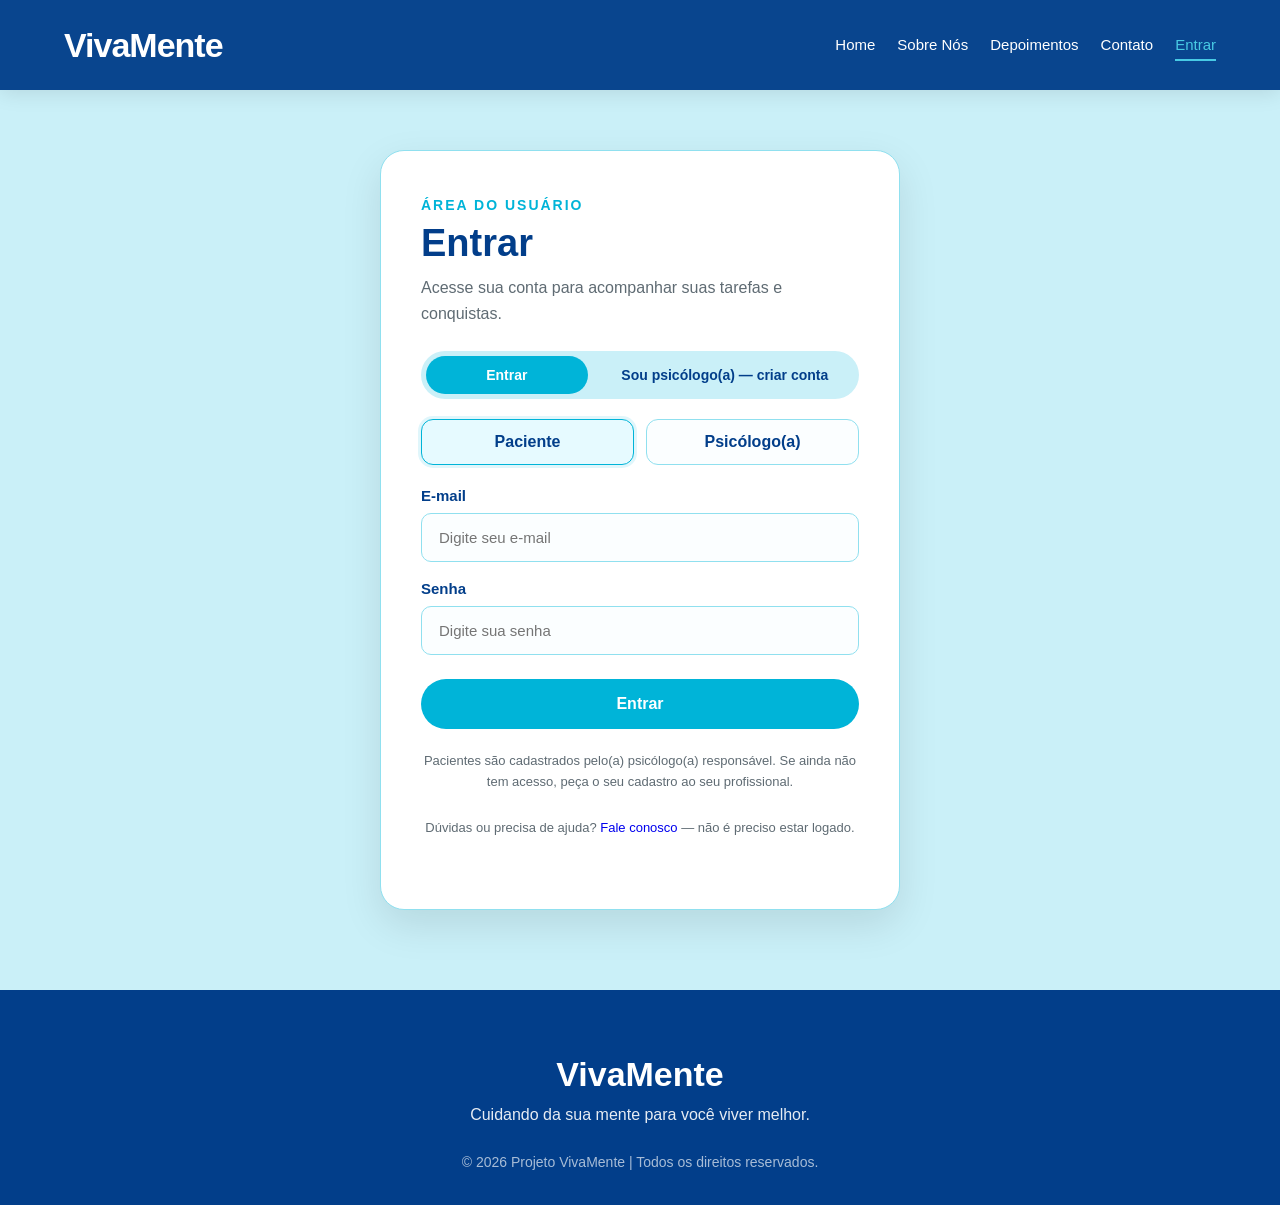
<file: FrontEnd/HTML/chat.html>
<!DOCTYPE html>
<html lang="pt-br">
<head>
    <meta charset="UTF-8">
    <meta name="viewport" content="width=device-width, initial-scale=1.0">
    <title>VivaMente - Chat</title>
    <link rel="stylesheet" href="../CSS/chat.css">
</head>
<body>
    <div class="app">
        <aside class="sidebar">
            <div class="sidebar-top">
                <div class="brand">
                    <div class="brand-icon">V</div>
                    <div>
                        <h1>VivaMente</h1>
                    </div>
                </div>

                <button class="new-chat" id="novaConversa">
                    <span>+</span>
                    Nova conversa
                </button>
            </div>

            <div class="conversas-header">
                <span>Conversas</span>
                <button id="atualizarConversas" title="Atualizar">↻</button>
            </div>

            <div class="conversas" id="listaConversas"></div>

            <div class="sidebar-bottom">
                <div class="user-card">
                    <div class="avatar" id="avatarUsuario">U</div>
                    <div class="user-info">
                        <strong id="nomeUsuario">Usuário</strong>
                        <span>Paciente</span>
                    </div>
                    <button class="logout" id="sair" title="Sair">↪</button>
                </div>
            </div>
        </aside>

        <main class="chat">
            <header class="chat-header">
                <div class="assistant-info">
                    <div class="assistant-avatar">✦</div>
                    <div>
                        <h2>Toquinho</h2>
                        <div class="status">
                            <span></span>
                            Assistente de apoio
                        </div>
                    </div>
                </div>

                <nav class="chat-navigation" aria-label="Navegação do VivaMente">
                    <a href="index.html">Home</a>
                    <a href="perfil.html">Meu Perfil</a>
                    <a href="tarefas.html">Tarefas</a>
                    <a href="recompensas.html">Recompensas</a>
                    <a href="consultas.html">Consultas</a>
                </nav>
            </header>

            <section class="messages" id="mensagens">
                <div class="welcome" id="telaInicial">
                    <div class="welcome-icon">✦</div>
                    <span class="eyebrow">CUIDADO QUE TRANSFORMA</span>
                    <h2>Como você está se sentindo hoje?</h2>
                    
                    <div class="suggestions">
                        <button class="suggestion">Quero falar sobre como estou me sentindo</button>
                        <button class="suggestion">Estou tendo um dia difícil</button>
                        <button class="suggestion">Quero organizar meus pensamentos</button>
                    </div>
                </div>
            </section>

            <div class="typing" id="digitando">
                <span></span>
                <span></span>
                <span></span>
                Toquinho está pensando...
            </div>

            <form class="message-form" id="formMensagem">
                <div class="input-area">
                    <textarea
                        id="textoMensagem"
                        rows="1"
                        placeholder="Digite como você está se sentindo..."
                        maxlength="2000"
                    ></textarea>
                    <button type="submit" id="enviarMensagem" title="Enviar">
                        ↑
                    </button>
                </div>
                <p class="disclaimer">
                    O Toquinho oferece apoio, mas não substitui acompanhamento profissional.
                </p>
            </form>
        </main>
    </div>

    <div class="toast" id="toast"></div>

    <script src="../JS/chat.js"></script>
</body>
</html>
</file>
<file: FrontEnd/CSS/chat.css>
@import url('https://fonts.googleapis.com/css2?family=Inter:wght@400;500;600;700&display=swap');

:root {
    --primary: #00b4d8;
    --primary-dark: #023e8a;
    --secondary: #48cae4;
    --background: #caf0f8;
    --surface: #ffffff;
    --text: #03045e;
    --muted: #5f6b73;
    --border: #90e0ef;
    --section: #ade8f4;
    --highlight: #0096c7;
    --hover: #0077b6;
    --shadow: 0 15px 40px rgba(0, 0, 0, 0.10);
}

* {
    margin: 0;
    padding: 0;
    box-sizing: border-box;
}

html,
body {
    width: 100%;
    height: 100%;
}

body {
    font-family: 'Inter', sans-serif;
    background: var(--background);
    color: var(--text);
    overflow: hidden;
}

button,
textarea {
    font: inherit;
}

button {
    cursor: pointer;
}

.app {
    width: 100%;
    height: 100vh;
    display: flex;
    background: var(--surface);
}

.sidebar {
    width: 310px;
    height: 100%;
    display: flex;
    flex-direction: column;
    background: var(--primary-dark);
    color: #ffffff;
}

.sidebar-top {
    padding: 28px 22px 20px;
}

.brand {
    display: flex;
    align-items: center;
    gap: 12px;
    margin-bottom: 26px;
}

.brand-icon {
    width: 46px;
    height: 46px;
    display: grid;
    place-items: center;
    border-radius: 14px;
    background: var(--primary);
    color: var(--primary-dark);
    font-size: 22px;
    font-weight: 800;
}

.brand h1 {
    font-size: 20px;
    margin-bottom: 3px;
}

.brand span {
    color: #ade8f4;
    font-size: 11px;
}

.new-chat {
    width: 100%;
    border: 1px solid rgba(255, 255, 255, 0.20);
    border-radius: 14px;
    padding: 13px 16px;
    display: flex;
    align-items: center;
    justify-content: center;
    gap: 9px;
    background: rgba(255, 255, 255, 0.10);
    color: #ffffff;
    font-weight: 700;
    transition: 0.2s;
}

.new-chat:hover {
    background: var(--primary);
    color: var(--primary-dark);
}

.new-chat span {
    font-size: 22px;
    line-height: 1;
}

.conversas-header {
    padding: 0 22px 10px;
    display: flex;
    align-items: center;
    justify-content: space-between;
    color: #ade8f4;
    font-size: 12px;
    font-weight: 700;
    text-transform: uppercase;
    letter-spacing: 0.08em;
}

.conversas-header button {
    border: 0;
    background: transparent;
    color: #ade8f4;
    font-size: 20px;
}

.conversas {
    flex: 1;
    overflow-y: auto;
    padding: 0 12px;
}

.conversas::-webkit-scrollbar,
.messages::-webkit-scrollbar {
    width: 5px;
}

.conversas::-webkit-scrollbar-thumb {
    background: rgba(255, 255, 255, 0.20);
    border-radius: 10px;
}

.conversa {
    width: 100%;
    border: 1px solid transparent;
    border-radius: 12px;
    padding: 13px 12px;
    margin-bottom: 6px;
    display: flex;
    align-items: center;
    gap: 10px;
    background: transparent;
    color: #ffffff;
    text-align: left;
    transition: 0.2s;
}

.conversa:hover,
.conversa.active {
    background: rgba(72, 202, 228, 0.18);
    border-color: rgba(144, 224, 239, 0.22);
}

.conversa-icon {
    width: 34px;
    height: 34px;
    flex-shrink: 0;
    display: grid;
    place-items: center;
    border-radius: 10px;
    background: rgba(72, 202, 228, 0.20);
    color: var(--secondary);
}

.conversa-texto {
    min-width: 0;
    flex: 1;
}

.conversa-texto strong {
    display: block;
    overflow: hidden;
    text-overflow: ellipsis;
    white-space: nowrap;
    font-size: 13px;
}

.conversa-texto span {
    display: block;
    margin-top: 3px;
    color: #90e0ef;
    font-size: 10px;
}

.conversa-excluir {
    width: 28px;
    height: 28px;
    border: 0;
    border-radius: 8px;
    background: transparent;
    color: #90e0ef;
    opacity: 0;
    transition: 0.2s;
}

.conversa:hover .conversa-excluir {
    opacity: 1;
}

.conversa-excluir:hover {
    background: rgba(255, 255, 255, 0.12);
    color: #ffffff;
}

.empty-conversas {
    padding: 24px 16px;
    color: #90e0ef;
    text-align: center;
    font-size: 12px;
    line-height: 1.6;
}

.sidebar-bottom {
    padding: 16px;
    border-top: 1px solid rgba(255, 255, 255, 0.10);
}

.user-card {
    display: flex;
    align-items: center;
    gap: 10px;
    padding: 9px;
    border-radius: 12px;
    background: rgba(255, 255, 255, 0.07);
}

.avatar {
    width: 38px;
    height: 38px;
    display: grid;
    place-items: center;
    border-radius: 50%;
    background: var(--secondary);
    color: var(--primary-dark);
    font-weight: 800;
}

.user-info {
    min-width: 0;
    flex: 1;
}

.user-info strong {
    display: block;
    overflow: hidden;
    text-overflow: ellipsis;
    white-space: nowrap;
    font-size: 13px;
}

.user-info span {
    color: #90e0ef;
    font-size: 10px;
}

.logout {
    width: 32px;
    height: 32px;
    border: 0;
    border-radius: 9px;
    background: transparent;
    color: #90e0ef;
    font-size: 18px;
}

.logout:hover {
    background: rgba(255, 255, 255, 0.12);
    color: #ffffff;
}

.chat {
    min-width: 0;
    flex: 1;
    height: 100%;
    display: flex;
    flex-direction: column;
    background: #f7fdff;
}

.chat-header {
    height: 86px;
    flex-shrink: 0;
    display: flex;
    align-items: center;
    padding: 0 38px;
    background: var(--surface);
    border-bottom: 1px solid var(--border);
}

.assistant-info {
    display: flex;
    align-items: center;
    gap: 13px;
}

.assistant-avatar {
    width: 46px;
    height: 46px;
    display: grid;
    place-items: center;
    border-radius: 14px;
    background: var(--section);
    color: var(--highlight);
    font-size: 22px;
    font-weight: 800;
}

.assistant-info h2 {
    font-size: 16px;
    color: var(--primary-dark);
    margin-bottom: 5px;
}

.chat-navigation {
    display: flex;
    align-items: center;
    justify-content: flex-end;
    gap: 8px;
    margin-left: auto;
    padding-left: 18px;
    min-width: 0;
}

.chat-navigation a {
    padding: 9px 11px;
    border: 1px solid var(--border);
    border-radius: 10px;
    color: var(--primary-dark);
    background: #ffffff;
    text-decoration: none;
    font-size: 12px;
    font-weight: 600;
    white-space: nowrap;
    transition: 0.2s;
}

.chat-navigation a:hover {
    color: #ffffff;
    background: var(--primary-dark);
    border-color: var(--primary-dark);
}

.status {
    display: flex;
    align-items: center;
    gap: 6px;
    color: var(--muted);
    font-size: 11px;
}

.status span {
    width: 7px;
    height: 7px;
    border-radius: 50%;
    background: #31c48d;
}

.messages {
    flex: 1;
    overflow-y: auto;
    padding: 34px 8%;
}

.messages::-webkit-scrollbar-thumb {
    background: var(--border);
    border-radius: 10px;
}

.welcome {
    width: min(680px, 100%);
    min-height: 100%;
    margin: auto;
    display: flex;
    flex-direction: column;
    justify-content: center;
    align-items: center;
    text-align: center;
    padding: 30px 0;
}

.welcome-icon {
    width: 58px;
    height: 58px;
    display: grid;
    place-items: center;
    margin-bottom: 18px;
    border-radius: 18px;
    background: var(--section);
    color: var(--highlight);
    font-size: 28px;
}

.eyebrow {
    margin-bottom: 10px;
    color: var(--highlight);
    font-size: 12px;
    font-weight: 800;
    letter-spacing: 0.20em;
}

.welcome h2 {
    max-width: 620px;
    margin-bottom: 13px;
    color: var(--primary-dark);
    font-size: clamp(28px, 4vw, 42px);
    line-height: 1.12;
}

.welcome p {
    max-width: 600px;
    color: #356275;
    font-size: 15px;
    line-height: 1.7;
}

.suggestions {
    width: 100%;
    display: grid;
    grid-template-columns: repeat(3, 1fr);
    gap: 10px;
    margin-top: 28px;
}

.suggestion {
    min-height: 76px;
    padding: 12px;
    border: 1px solid var(--border);
    border-radius: 14px;
    background: var(--surface);
    color: var(--primary-dark);
    font-size: 11px;
    line-height: 1.45;
    transition: 0.2s;
}

.suggestion:hover {
    border-color: var(--primary);
    background: var(--background);
    transform: translateY(-2px);
}

.message {
    display: flex;
    gap: 11px;
    margin-bottom: 22px;
    animation: aparecer 0.2s ease;
}

.message.user {
    justify-content: flex-end;
}

.message-avatar {
    width: 34px;
    height: 34px;
    flex-shrink: 0;
    display: grid;
    place-items: center;
    border-radius: 11px;
    background: var(--section);
    color: var(--highlight);
    font-size: 14px;
    font-weight: 800;
}

.message.user .message-avatar {
    order: 2;
    background: var(--primary);
    color: var(--primary-dark);
}

.message-content {
    max-width: min(680px, 78%);
}

.message-bubble {
    padding: 13px 16px;
    border-radius: 17px;
    background: var(--surface);
    border: 1px solid var(--border);
    color: #16485b;
    font-size: 14px;
    line-height: 1.65;
    box-shadow: 0 5px 20px rgba(0, 119, 182, 0.05);
    white-space: pre-wrap;
}

.message.user .message-bubble {
    background: var(--primary-dark);
    border-color: var(--primary-dark);
    color: #ffffff;
    border-top-right-radius: 5px;
}

.message:not(.user) .message-bubble {
    border-top-left-radius: 5px;
}

.message-time {
    margin-top: 5px;
    color: #78909c;
    font-size: 9px;
}

.message.user .message-time {
    text-align: right;
}

.typing {
    display: none;
    align-items: center;
    gap: 4px;
    padding: 0 8% 8px 8%;
    color: var(--muted);
    font-size: 10px;
}

.typing.visible {
    display: flex;
}

.typing span {
    width: 5px;
    height: 5px;
    border-radius: 50%;
    background: var(--highlight);
    animation: pulsar 1s infinite;
}

.typing span:nth-child(2) {
    animation-delay: 0.15s;
}

.typing span:nth-child(3) {
    animation-delay: 0.30s;
}

.message-form {
    padding: 12px 8% 20px;
    background: #f7fdff;
}

.input-area {
    max-width: 900px;
    margin: auto;
    display: flex;
    align-items: flex-end;
    gap: 10px;
    padding: 8px 8px 8px 17px;
    border: 1px solid var(--border);
    border-radius: 19px;
    background: var(--surface);
    box-shadow: var(--shadow);
}

.input-area textarea {
    flex: 1;
    min-height: 42px;
    max-height: 130px;
    padding: 10px 0;
    border: 0;
    outline: 0;
    resize: none;
    background: transparent;
    color: var(--text);
    font-size: 13px;
    line-height: 1.5;
}

.input-area textarea::placeholder {
    color: #89a5b0;
}

.input-area button {
    width: 42px;
    height: 42px;
    flex-shrink: 0;
    border: 0;
    border-radius: 13px;
    background: var(--primary);
    color: var(--primary-dark);
    font-size: 22px;
    font-weight: 800;
    transition: 0.2s;
}

.input-area button:hover {
    background: var(--highlight);
    color: #ffffff;
}

.input-area button:disabled {
    cursor: not-allowed;
    opacity: 0.5;
}

.disclaimer {
    max-width: 900px;
    margin: 8px auto 0;
    color: #8299a1;
    text-align: center;
    font-size: 9px;
}

.toast {
    position: fixed;
    right: 24px;
    bottom: 24px;
    z-index: 20;
    max-width: 330px;
    padding: 13px 16px;
    border-radius: 12px;
    background: var(--primary-dark);
    color: #ffffff;
    box-shadow: var(--shadow);
    font-size: 12px;
    opacity: 0;
    transform: translateY(15px);
    pointer-events: none;
    transition: 0.25s;
}

.toast.show {
    opacity: 1;
    transform: translateY(0);
}

@keyframes aparecer {
    from {
        opacity: 0;
        transform: translateY(6px);
    }

    to {
        opacity: 1;
        transform: translateY(0);
    }
}

@keyframes pulsar {
    0%,
    100% {
        opacity: 0.35;
        transform: translateY(0);
    }

    50% {
        opacity: 1;
        transform: translateY(-2px);
    }
}

@media (max-width: 850px) {
    .sidebar {
        width: 240px;
    }

    .chat-header {
        padding: 0 18px;
    }

    .chat-navigation {
        gap: 5px;
        padding-left: 10px;
    }

    .chat-navigation a {
        padding: 8px;
        font-size: 11px;
    }

    .messages,
    .message-form,
    .typing {
        padding-left: 5%;
        padding-right: 5%;
    }

    .suggestions {
        grid-template-columns: 1fr;
    }
}

@media (max-width: 650px) {
    body {
        overflow: auto;
    }

    .app {
        min-height: 100vh;
        height: auto;
    }

    .sidebar {
        display: none;
    }

    .chat {
        min-height: 100vh;
    }

    .chat-header {
        height: auto;
        min-height: 72px;
        padding: 12px 14px;
        flex-wrap: wrap;
        gap: 10px;
    }

    .chat-navigation {
        width: 100%;
        margin-left: 0;
        padding: 0 0 2px;
        justify-content: flex-start;
        overflow-x: auto;
        flex-wrap: nowrap;
    }

    .chat-navigation a {
        flex-shrink: 0;
        padding: 8px 10px;
    }

    .messages {
        padding: 24px 18px;
    }

    .message-form,
    .typing {
        padding-left: 18px;
        padding-right: 18px;
    }

    .welcome h2 {
        font-size: 30px;
    }

    .message-content {
        max-width: 84%;
    }
}
</file>
<file: FrontEnd/CSS/tarefas.css>
:root {
    --primary: #00b4d8;
    --primary-dark: #023e8a;
    --secondary: #48cae4;
    --background: #caf0f8;
    --surface: #ffffff;
    --text: #03045e;
    --muted: #5f6b73;
    --border: #90e0ef;
    --section: #ade8f4;
    --highlight: #0096c7;
    --hover: #0077b6;
    --success: #20a36a;
    --success-light: #e5f8ef;
    --shadow: 0 15px 40px rgba(0, 0, 0, 0.10);
}

* {
    margin: 0;
    padding: 0;
    box-sizing: border-box;
    font-family: 'Segoe UI', Tahoma, Geneva, Verdana, sans-serif;
    scroll-behavior: smooth;
}

body {
    background: var(--background);
    color: var(--text);
}

a {
    text-decoration: none;
}

ul {
    list-style: none;
}

.container {
    width: 90%;
    max-width: 1200px;
    margin: 0 auto;
}

header {
    width: 100%;
    height: 90px;
    position: fixed;
    top: 0;
    left: 0;
    z-index: 1000;
    background: rgba(2, 62, 138, 0.96);
    backdrop-filter: blur(10px);
    box-shadow: 0 3px 20px rgba(0, 0, 0, 0.10);
}

.header-container {
    height: 100%;
    display: flex;
    align-items: center;
    justify-content: space-between;
}

.logo {
    color: #fff;
    font-size: 34px;
    font-weight: 700;
    letter-spacing: -1px;
}

nav ul {
    display: flex;
    align-items: center;
    gap: 28px;
}

nav a {
    position: relative;
    color: #fff;
    font-size: 15px;
    font-weight: 500;
    transition: 0.3s;
}

nav a::after {
    content: "";
    position: absolute;
    left: 0;
    bottom: -8px;
    width: 0;
    height: 2px;
    background: var(--secondary);
    transition: 0.3s;
}

nav a:hover,
nav a.active {
    color: var(--secondary);
}

nav a:hover::after,
nav a.active::after {
    width: 100%;
}

.tarefas-section {
    min-height: 100vh;
    padding: 150px 0 100px;
}

.titulo {
    text-align: center;
    margin-bottom: 45px;
}

.section-label {
    display: inline-block;
    color: var(--primary);
    font-size: 14px;
    font-weight: 700;
    text-transform: uppercase;
    letter-spacing: 2px;
}

.titulo h1 {
    margin-top: 10px;
    font-size: 45px;
    color: var(--primary-dark);
}

.titulo p {
    max-width: 600px;
    margin: 15px auto 0;
    color: var(--muted);
    font-size: 17px;
    line-height: 1.7;
}

.progresso-card {
    max-width: 1000px;
    margin: 0 auto 60px;
    padding: 30px 35px;
    background: var(--surface);
    border: 1px solid var(--border);
    border-radius: 20px;
    box-shadow: var(--shadow);
}

.progresso-info {
    display: flex;
    justify-content: space-between;
    align-items: center;
    margin-bottom: 18px;
}

.progresso-info span {
    display: block;
    margin-bottom: 6px;
    color: var(--muted);
    font-size: 14px;
}

.progresso-info strong {
    color: var(--primary-dark);
    font-size: 20px;
}

.porcentagem {
    color: var(--primary);
    font-size: 28px;
    font-weight: 700;
}

.barra {
    width: 100%;
    height: 12px;
    overflow: hidden;
    background: #e7f7fa;
    border-radius: 20px;
}

.barra-progresso {
    width: 0%;
    height: 100%;
    background: linear-gradient(90deg, var(--primary), var(--secondary));
    border-radius: 20px;
    transition: width 0.5s ease;
}

.tarefas-header {
    display: flex;
    align-items: center;
    justify-content: space-between;
    margin-bottom: 30px;
}

.tarefas-header h2 {
    margin-top: 7px;
    font-size: 32px;
    color: var(--primary-dark);
}

.btn-adicionar {
    padding: 14px 25px;
    border: none;
    border-radius: 50px;
    background: var(--primary);
    color: white;
    font-family: inherit;
    font-size: 15px;
    font-weight: 700;
    cursor: pointer;
    transition: 0.3s;
}

.btn-adicionar:hover {
    background: var(--hover);
    transform: translateY(-3px);
    box-shadow: 0 8px 20px rgba(0, 119, 182, 0.25);
}

.tarefas-grid {
    display: grid;
    grid-template-columns: repeat(2, 1fr);
    gap: 25px;
}

.tarefa {
    display: flex;
    align-items: center;
    gap: 20px;
    padding: 25px;
    background: var(--surface);
    border: 1px solid var(--border);
    border-radius: 18px;
    transition: 0.3s;
}

.tarefa:hover {
    transform: translateY(-5px);
    box-shadow: var(--shadow);
    border-color: var(--secondary);
}

.tarefa-icon {
    min-width: 60px;
    width: 60px;
    height: 60px;
    display: flex;
    align-items: center;
    justify-content: center;
    border-radius: 16px;
    background: var(--background);
    font-size: 28px;
}

.tarefa-conteudo {
    flex: 1;
}

.categoria {
    display: inline-block;
    margin-bottom: 6px;
    color: var(--primary);
    font-size: 12px;
    font-weight: 700;
    text-transform: uppercase;
    letter-spacing: 1px;
}

.tarefa h3 {
    margin-bottom: 7px;
    color: var(--primary-dark);
    font-size: 18px;
}

.tarefa p {
    color: var(--muted);
    font-size: 14px;
    line-height: 1.5;
}

.btn-concluir {
    padding: 11px 17px;
    border: 1px solid var(--primary);
    border-radius: 30px;
    background: transparent;
    color: var(--primary);
    font-family: inherit;
    font-size: 13px;
    font-weight: 700;
    cursor: pointer;
    transition: 0.3s;
    white-space: nowrap;
}

.btn-concluir:hover {
    background: var(--primary);
    color: white;
}

.tarefa.concluida {
    border-color: #9edfc1;
    background: var(--success-light);
}

.tarefa.concluida .tarefa-icon {
    background: #d3f3e3;
}

.tarefa.concluida h3 {
    text-decoration: line-through;
    color: var(--muted);
}

.tarefa.concluida .btn-concluir {
    border-color: var(--success);
    background: var(--success);
    color: white;
    cursor: default;
}

footer {
    padding: 65px 0 35px;
    background: var(--primary-dark);
    color: #fff;
    text-align: center;
}

footer h2 {
    margin-bottom: 12px;
    font-size: 34px;
}

footer p {
    opacity: 0.9;
}

.copy {
    margin-top: 30px;
    font-size: 14px;
    opacity: 0.65;
}

@media (max-width: 900px) {
    .tarefas-grid {
        grid-template-columns: 1fr;
    }

    nav ul {
        gap: 18px;
    }

    .titulo h1 {
        font-size: 40px;
    }
}

@media (max-width: 768px) {
    header {
        height: auto;
    }

    .header-container {
        flex-direction: column;
        padding: 18px 0;
    }

    nav ul {
        flex-wrap: wrap;
        justify-content: center;
        gap: 12px 18px;
        margin-top: 18px;
    }

    nav a {
        font-size: 13px;
    }

    .tarefas-section {
        padding-top: 180px;
    }

    .tarefas-header {
        align-items: flex-start;
        flex-direction: column;
        gap: 20px;
    }

    .btn-adicionar {
        width: 100%;
    }

    .progresso-card {
        padding: 25px;
    }
}

@media (max-width: 500px) {
    .container {
        width: 92%;
    }

    .logo {
        font-size: 29px;
    }

    .titulo h1 {
        font-size: 34px;
    }

    .titulo p {
        font-size: 15px;
    }

    .progresso-info strong {
        font-size: 16px;
    }

    .porcentagem {
        font-size: 24px;
    }

    .tarefa {
        align-items: flex-start;
        flex-wrap: wrap;
        padding: 22px;
    }

    .tarefa-conteudo {
        min-width: calc(100% - 80px);
    }

    .btn-concluir {
        width: 100%;
        margin-top: 5px;
    }

    .tarefas-header h2 {
        font-size: 28px;
    }
}
</file>
<file: FrontEnd/CSS/app.css>
/* ===== VivaMente | Componentes da integração (mesma paleta das demais folhas) ===== */

[hidden] {
    display: none !important;
}

/* Menu: com mais itens, reduz um pouco o espaçamento */
nav ul {
    gap: 22px;
}

nav a {
    font-size: 15px;
}

/* Avisos */
#toast-caixa {
    position: fixed;
    top: 105px;
    right: 20px;
    z-index: 3000;
    display: flex;
    flex-direction: column;
    gap: 10px;
    max-width: calc(100% - 40px);
}

.toast {
    padding: 14px 20px;
    border-radius: 12px;
    background: var(--primary-dark);
    color: #fff;
    font-size: 15px;
    font-weight: 600;
    box-shadow: 0 10px 30px rgba(0, 0, 0, 0.18);
    animation: toast-entra 0.3s ease;
    transition: opacity 0.4s;
}

.toast-sucesso {
    background: var(--success, #20a36a);
}

.toast-erro {
    background: #c0392b;
}

.toast-sai {
    opacity: 0;
}

@keyframes toast-entra {
    from { transform: translateX(30px); opacity: 0; }
    to { transform: none; opacity: 1; }
}

/* Modal */
.modal-fundo {
    position: fixed;
    inset: 0;
    z-index: 2000;
    display: flex;
    align-items: center;
    justify-content: center;
    padding: 20px;
    background: rgba(3, 4, 94, 0.45);
}

.modal {
    width: 100%;
    max-width: 480px;
    max-height: 90vh;
    overflow-y: auto;
    padding: 32px;
    background: var(--surface);
    border: 1px solid var(--border);
    border-radius: 20px;
    box-shadow: 0 25px 60px rgba(2, 62, 138, 0.25);
}

.modal h3 {
    margin-bottom: 22px;
    color: var(--primary-dark);
    font-size: 24px;
}

.modal-campo {
    display: flex;
    flex-direction: column;
    gap: 8px;
    margin-bottom: 18px;
}

.modal-campo label {
    color: var(--primary-dark);
    font-size: 15px;
    font-weight: 600;
}

.modal-campo input,
.modal-campo select,
.modal-campo textarea {
    width: 100%;
    padding: 13px 15px;
    border: 1px solid var(--border);
    border-radius: 10px;
    outline: none;
    background: #fbfeff;
    color: var(--text);
    font-family: inherit;
    font-size: 15px;
    transition: 0.3s;
}

.modal-campo input:focus,
.modal-campo select:focus,
.modal-campo textarea:focus {
    border-color: var(--primary);
    box-shadow: 0 0 0 3px rgba(0, 180, 216, 0.10);
}

.modal-acoes {
    display: flex;
    justify-content: flex-end;
    gap: 12px;
    margin-top: 10px;
}

.modal-acoes button {
    padding: 12px 24px;
    border-radius: 30px;
    font-family: inherit;
    font-size: 15px;
    font-weight: 600;
    cursor: pointer;
    transition: 0.3s;
}

.modal-cancelar {
    border: 1px solid var(--border);
    background: #fff;
    color: var(--muted);
}

.modal-confirmar {
    border: none;
    background: var(--primary);
    color: #fff;
}

.modal-confirmar:hover {
    background: var(--hover);
}

/* Componentes reutilizados nas páginas de tarefas / recompensas / consultas */
.tarefa-acoes {
    display: flex;
    flex-direction: column;
    align-items: stretch;
    gap: 8px;
}

.tarefa.concluida .btn-concluir {
    cursor: pointer;
}

.btn-concluir:disabled {
    opacity: 0.55;
    cursor: not-allowed;
}

.btn-excluir {
    padding: 9px 17px;
    border: 1px solid var(--border);
    border-radius: 30px;
    background: transparent;
    color: #c0392b;
    font-family: inherit;
    font-size: 13px;
    font-weight: 700;
    cursor: pointer;
    white-space: nowrap;
    transition: 0.3s;
}

.btn-excluir:hover {
    background: #c0392b;
    border-color: #c0392b;
    color: #fff;
}

.btn-secundario {
    padding: 14px 25px;
    border: 1px solid var(--primary);
    border-radius: 50px;
    background: transparent;
    color: var(--primary-dark);
    font-family: inherit;
    font-size: 15px;
    font-weight: 700;
    cursor: pointer;
    transition: 0.3s;
}

.btn-secundario:hover {
    background: var(--primary);
    color: #fff;
}

.tarefas-header-acoes {
    display: flex;
    align-items: center;
    flex-wrap: wrap;
    gap: 12px;
}

.filtro-paciente {
    padding: 13px 18px;
    border: 1px solid var(--border);
    border-radius: 50px;
    background: var(--surface);
    color: var(--primary-dark);
    font-family: inherit;
    font-size: 15px;
    font-weight: 600;
    outline: none;
}

.status-tag {
    display: inline-block;
    padding: 8px 14px;
    border-radius: 30px;
    background: var(--background);
    color: var(--primary-dark);
    font-size: 12px;
    font-weight: 700;
    text-align: center;
    text-transform: uppercase;
    letter-spacing: 1px;
}

.tarefa.concluida .status-tag {
    background: #d3f3e3;
    color: var(--success, #20a36a);
}

.tarefa.passada {
    opacity: 0.7;
}

.vazio {
    grid-column: 1 / -1;
    padding: 50px 20px;
    border: 2px dashed var(--border);
    border-radius: 18px;
    background: var(--surface);
    color: var(--muted);
    text-align: center;
    line-height: 1.7;
}

.saldo-card .porcentagem {
    white-space: nowrap;
}

/* Perfil: bloco de pacientes do psicólogo */
.pacientes-bloco {
    margin-top: 25px;
    padding: 30px;
    background: var(--surface);
    border: 1px solid var(--border);
    border-radius: 18px;
}

.pacientes-topo {
    display: flex;
    align-items: center;
    justify-content: space-between;
    gap: 15px;
    margin-bottom: 20px;
}

.pacientes-topo h3 {
    margin-bottom: 5px;
    color: var(--primary-dark);
}

.pacientes-topo p {
    color: var(--muted);
    font-size: 14px;
}

.lista-pacientes {
    display: flex;
    flex-direction: column;
    gap: 12px;
}

.paciente-item {
    display: flex;
    align-items: center;
    gap: 15px;
    padding: 14px 18px;
    border: 1px solid var(--border);
    border-radius: 14px;
    background: #fbfeff;
}

.paciente-item .mini-avatar {
    width: 42px;
    height: 42px;
    display: flex;
    align-items: center;
    justify-content: center;
    border-radius: 50%;
    background: var(--primary);
    color: #fff;
    font-weight: 700;
}

.paciente-item div:nth-child(2) {
    flex: 1;
}

.paciente-item strong {
    display: block;
    color: var(--primary-dark);
}

.paciente-item span {
    color: var(--muted);
    font-size: 14px;
}

.paciente-item .pontos-tag {
    color: var(--primary-dark);
    font-weight: 700;
    font-size: 14px;
}

.campo input[readonly] {
    background: #f1f9fc;
    color: var(--muted);
    cursor: default;
}

.perfil-lateral .pontos-chip {
    margin: 0 0 18px;
    padding: 8px 16px;
    border-radius: 30px;
    background: #fff;
    border: 1px solid var(--border);
    color: var(--primary-dark);
    font-weight: 700;
    font-size: 14px;
}

@media (max-width: 700px) {
    nav ul {
        gap: 10px 16px;
    }

    nav a {
        font-size: 13px;
    }

    .pacientes-topo {
        flex-direction: column;
        align-items: stretch;
    }

    .tarefa-acoes {
        width: 100%;
    }

    #toast-caixa {
        top: 190px;
    }
}

.btn-novo-paciente {
    padding: 13px 24px;
    border: none;
    border-radius: 30px;
    background: var(--primary);
    color: #fff;
    font-family: inherit;
    font-size: 15px;
    font-weight: 600;
    cursor: pointer;
    transition: 0.3s;
}

.btn-novo-paciente:hover {
    background: var(--hover);
    transform: translateY(-2px);
}


/* ===== Menu responsivo (hambúrguer) e contato ===== */
.menu-toggle {
    display: none;
    width: 44px;
    height: 44px;
    padding: 0;
    border: 1px solid rgba(255, 255, 255, 0.35);
    border-radius: 10px;
    background: transparent;
    cursor: pointer;
    flex-direction: column;
    align-items: center;
    justify-content: center;
    gap: 5px;
}

.menu-toggle span {
    display: block;
    width: 22px;
    height: 2px;
    border-radius: 2px;
    background: #fff;
    transition: 0.3s;
}

.menu-aberto .menu-toggle span:nth-child(1) { transform: translateY(7px) rotate(45deg); }
.menu-aberto .menu-toggle span:nth-child(2) { opacity: 0; }
.menu-aberto .menu-toggle span:nth-child(3) { transform: translateY(-7px) rotate(-45deg); }

nav a.active { color: var(--secondary); }

.contato-aviso {
    padding: 14px 18px;
    border-radius: 12px;
    font-size: 15px;
    text-align: center;
}
.contato-aviso.ok { background: #d9f7e6; color: #14663a; border: 1px solid #9be3b9; }
.contato-aviso.erro { background: #ffe5e5; color: #a12626; border: 1px solid #f3aaaa; }
.contato button:disabled { opacity: 0.7; cursor: wait; transform: none; }

@media (max-width: 1100px) {
    header { height: 70px; }

    .header-container {
        flex-direction: row;
        padding: 0;
    }

    .logo { font-size: 28px; }
    .menu-toggle { display: flex; }

    header nav {
        position: absolute;
        top: 70px;
        left: 0;
        right: 0;
        display: none;
        max-height: calc(100vh - 70px);
        overflow-y: auto;
        padding: 8px 5% 18px;
        background: rgba(2, 62, 138, 0.98);
        box-shadow: 0 12px 24px rgba(0, 0, 0, 0.18);
    }

    .menu-aberto header nav { display: block; }

    header nav ul {
        flex-direction: column;
        align-items: stretch;
        gap: 0;
        margin: 0;
    }

    header nav li[hidden] { display: none; }

    header nav a {
        display: block;
        padding: 14px 4px;
        font-size: 16px;
        border-bottom: 1px solid rgba(255, 255, 255, 0.12);
    }

    header nav a::after { display: none; }
    header nav li:last-child a { border-bottom: 0; }
}

@media (max-width: 768px) {
    .login-section { padding-top: 110px; }
    #toast-caixa { top: 85px; }
    .tarefas-section { padding-top: 110px; }
}

@media (max-width: 480px) {
    .logo { font-size: 24px; }
    .hero { min-height: 560px; padding-top: 70px; }
}
</file>
<file: FrontEnd/CSS/style.css>
:root {
    --primary: #00b4d8;
    --primary-dark: #023e8a;
    --secondary: #48cae4;
    --background: #caf0f8;
    --surface: #ffffff;
    --text: #03045e;
    --muted: #5f6b73;
    --border: #90e0ef;
    --section: #ade8f4;
    --highlight: #0096c7;
    --hover: #0077b6;
    --shadow: 0 15px 40px rgba(0, 0, 0, 0.10);
}
* {
    margin: 0;
    padding: 0;
    box-sizing: border-box;
    scroll-behavior: smooth;
}
html {
    scroll-padding-top: 90px;
}
body {
    font-family: 'Segoe UI', Tahoma, Geneva, Verdana, sans-serif;
    background: var(--background);
    color: var(--text);
}
img {
    width: 100%;
    display: block;
}
a {
    text-decoration: none;
}
ul {
    list-style: none;
}
.container {
    width: 90%;
    max-width: 1200px;
    margin: 0 auto;
}
section {
    padding: 100px 0;
}
header {
    width: 100%;
    height: 90px;
    position: fixed;
    top: 0;
    left: 0;
    z-index: 1000;
    background: rgba(2, 62, 138, 0.96);
    backdrop-filter: blur(10px);
    box-shadow: 0 3px 20px rgba(0, 0, 0, 0.10);
}
.header-container {
    height: 100%;
    display: flex;
    align-items: center;
    justify-content: space-between;
}
.logo {
    color: #fff;
    font-size: 34px;
    font-weight: 700;
    letter-spacing: -1px;
}
nav ul {
    display: flex;
    align-items: center;
    gap: 35px;
}
nav a {
    position: relative;
    color: #fff;
    font-size: 16px;
    font-weight: 500;
    transition: 0.3s;
}
nav a::after {
    content: "";
    position: absolute;
    left: 0;
    bottom: -8px;
    width: 0;
    height: 2px;
    background: var(--secondary);
    transition: 0.3s;
}
nav a:hover {
    color: var(--secondary);
}
nav a:hover::after {
    width: 100%;
}
.hero {
    min-height: 100vh;
    position: relative;
    display: flex;
    align-items: center;
    justify-content: center;
    overflow: hidden;
}
.hero > img {
    position: absolute;
    inset: 0;
    width: 100%;
    height: 100%;
    object-fit: cover;
}
.hero-overlay {
    position: absolute;
    inset: 0;
    background: linear-gradient(90deg,rgba(202, 240, 248, 0.96),rgba(202, 240, 248, 0.75),rgba(202, 240, 248, 0.35));
}
.hero-content {
    position: relative;
    z-index: 2;
    width: 90%;
    max-width: 850px;
    text-align: center;
    color: var(--primary-dark);
}
.hero-tag {
    display: inline-block;
    margin-bottom: 20px;
    color: var(--highlight);
    font-size: 15px;
    font-weight: 700;
    text-transform: uppercase;
    letter-spacing: 3px;
}
.hero-content h1 {
    margin-bottom: 20px;
    font-size: 64px;
    line-height: 1.1;
}
.hero-content h1 strong {
    color: var(--primary);
}
.hero-content p {
    max-width: 700px;
    margin: 0 auto 35px;
    font-size: 20px;
    line-height: 1.8;
    color: #164b70;
}
.btn {
    display: inline-block;
    padding: 17px 45px;
    border-radius: 50px;
    background: var(--secondary);
    color: var(--text);
    font-weight: 700;
    box-shadow: 0 8px 20px rgba(0, 180, 216, 0.25);
    transition: 0.3s;
}
.btn:hover {
    background: var(--hover);
    color: #fff;
    transform: translateY(-3px);
    box-shadow: 0 12px 25px rgba(0, 119, 182, 0.30);
}
.titulo {
    text-align: center;
    margin-bottom: 60px;
}
.section-label {
    display: inline-block;
    color: var(--primary);
    font-size: 14px;
    font-weight: 700;
    text-transform: uppercase;
    letter-spacing: 2px;
}
.titulo h2 {
    position: relative;
    display: inline-block;
    margin-top: 10px;
    padding-bottom: 15px;
    font-size: 38px;
}
.titulo h2::after {
    content: "";
    position: absolute;
    width: 80px;
    height: 4px;
    left: 50%;
    bottom: 0;
    transform: translateX(-50%);
    border-radius: 10px;
    background: var(--secondary);
}
.sobre {
    background: var(--surface);
}
.sobre-texto {
    max-width: 1000px;
    margin: auto;
}
.sobre-texto > h2 {
    margin: 15px 0 20px;
    font-size: 42px;
}
.sobre-texto > p {
    margin-bottom: 20px;
    color: var(--muted);
    font-size: 17px;
    line-height: 1.9;
}
.sobre-blocos {
    display: grid;
    grid-template-columns: repeat(3, 1fr);
    gap: 25px;
    margin-top: 45px;
}
.sobre-blocos article {
    padding: 30px;
    border: 1px solid var(--border);
    border-radius: 18px;
    background: #f8fdff;
    transition: 0.3s;
}
.sobre-blocos article:hover {
    transform: translateY(-7px);
    box-shadow: var(--shadow);
    border-color: var(--secondary);
}
.sobre-blocos h3 {
    margin-bottom: 15px;
    color: var(--primary-dark);
    font-size: 21px;
}
.sobre-blocos p {
    color: var(--muted);
    line-height: 1.7;
}
.depoimentos {
    background: var(--background);
}
.depoimentos-grid {
    display: grid;
    grid-template-columns: repeat(3, 1fr);
    gap: 30px;
}
.comentario {
    padding: 35px;
    background: var(--surface);
    border: 1px solid var(--border);
    border-radius: 18px;
    transition: 0.3s;
}
.comentario:hover {
    transform: translateY(-8px);
    box-shadow: var(--shadow);
}
.comentario p {
    margin-bottom: 25px;
    color: var(--muted);
    line-height: 1.8;
    font-style: italic;
}
.comentario h4 {
    color: var(--primary);
    font-size: 17px;
}
.contato {
    background: var(--section);
}
.contato form {
    width: 100%;
    max-width: 750px;
    margin: auto;
    display: flex;
    flex-direction: column;
    gap: 20px;
}
.contato input,
.contato textarea {
    width: 100%;
    padding: 18px 20px;
    border: 1px solid var(--border);
    border-radius: 12px;
    outline: none;
    background: var(--surface);
    color: var(--text);
    font-family: inherit;
    font-size: 16px;
    transition: 0.3s;
}
.contato textarea {
    resize: vertical;
}
.contato input::placeholder,
.contato textarea::placeholder {
    color: #80909a;
}
.contato input:focus,
.contato textarea:focus {
    border-color: var(--primary);
    box-shadow: 0 0 0 3px rgba(0, 180, 216, 0.12);
}
.contato button {
    width: 230px;
    margin: auto;
    padding: 17px 25px;
    border: none;
    border-radius: 50px;
    background: var(--primary);
    color: #fff;
    font-family: inherit;
    font-size: 16px;
    font-weight: 700;
    cursor: pointer;
    transition: 0.3s;
}
.contato button:hover {
    background: var(--hover);
    transform: translateY(-3px);
}
footer {
    padding: 65px 0 35px;
    background: var(--primary-dark);
    color: #fff;
    text-align: center;
}
footer h2 {
    margin-bottom: 12px;
    font-size: 34px;
}
footer p {
    opacity: 0.9;
}
.copy {
    margin-top: 30px;
    font-size: 14px;
    opacity: 0.65;
}
@media (max-width: 900px) {
    .hero-content h1 {
        font-size: 52px;
    }
    .sobre-blocos {
        grid-template-columns: 1fr;
    }
    .depoimentos-grid {
        grid-template-columns: repeat(2, 1fr);
    }
}
@media (max-width: 768px) {
    header {
        height: auto;
    }
    .header-container {
        flex-direction: column;
        padding: 18px 0;
    }
    nav ul {
        flex-wrap: wrap;
        justify-content: center;
        gap: 15px 22px;
        margin-top: 18px;
    }
    nav a {
        font-size: 14px;
    }
    .hero {
        min-height: 750px;
    }
    .hero-content h1 {
        font-size: 43px;
    }
    .hero-content p {
        font-size: 17px;
        line-height: 1.7;
    }
    .titulo h2 {
        font-size: 32px;
    }
    .sobre-texto > h2 {
        font-size: 35px;
    }
    .depoimentos-grid {
        grid-template-columns: 1fr;
    }
}
@media (max-width: 480px) {
    .container {
        width: 92%;
    }
    section {
        padding: 70px 0;
    }
    .logo {
        font-size: 29px;
    }
    nav ul {
        gap: 12px 16px;
    }
    .hero {
        min-height: 700px;
    }
    .hero-content h1 {
        font-size: 35px;
    }
    .hero-content p {
        font-size: 15px;
    }
    .hero-tag {
        font-size: 12px;
        letter-spacing: 2px;
    }
    .btn {
        padding: 15px 30px;
    }
    .titulo {
        margin-bottom: 40px;
    }
    .titulo h2 {
        font-size: 29px;
    }
    .sobre-texto > h2 {
        font-size: 30px;
    }
    .sobre-texto > p {
        font-size: 15px;
    }
    .sobre-blocos article {
        padding: 25px;
    }
    .comentario {
        padding: 28px;
    }
    .contato button {
        width: 100%;
    }
}
</file>
<file: FrontEnd/CSS/login.css>
nav a.active {
    color: var(--secondary);
}

nav a.active::after {
    width: 100%;
}

.login-section {
    min-height: 100vh;
    display: flex;
    align-items: center;
    padding: 150px 0 80px;
}

.login-card {
    width: 100%;
    max-width: 520px;
    margin: 0 auto;
    padding: 45px 40px;
    background: var(--surface);
    border: 1px solid var(--border);
    border-radius: 24px;
    box-shadow: var(--shadow);
}

.login-card h1 {
    margin: 8px 0 10px;
    font-size: 38px;
    color: var(--primary-dark);
}

.login-card > p {
    margin-bottom: 25px;
    color: var(--muted);
    line-height: 1.6;
}

.login-abas {
    display: grid;
    grid-template-columns: 1fr 1.6fr;
    gap: 8px;
    margin-bottom: 20px;
    padding: 5px;
    border-radius: 40px;
    background: var(--background);
}

.aba {
    padding: 11px 10px;
    border: none;
    border-radius: 30px;
    background: transparent;
    color: var(--primary-dark);
    font-family: inherit;
    font-size: 14px;
    font-weight: 600;
    cursor: pointer;
    transition: 0.3s;
}

.aba.ativa {
    background: var(--primary);
    color: #fff;
}

.login-tipo {
    display: grid;
    grid-template-columns: 1fr 1fr;
    gap: 12px;
    margin-bottom: 22px;
}

.tipo-opcao {
    cursor: pointer;
}

.tipo-opcao input {
    position: absolute;
    opacity: 0;
    pointer-events: none;
}

.tipo-opcao span {
    display: block;
    padding: 13px;
    border: 1px solid var(--border);
    border-radius: 12px;
    background: #fbfeff;
    color: var(--primary-dark);
    font-weight: 600;
    text-align: center;
    transition: 0.3s;
}

.tipo-opcao input:checked + span {
    border-color: var(--primary);
    background: #e6faff;
    box-shadow: 0 0 0 3px rgba(0, 180, 216, 0.12);
}

.tipo-opcao input:focus-visible + span {
    border-color: var(--primary);
}

#loginForm {
    display: flex;
    flex-direction: column;
    gap: 18px;
}

.campo {
    display: flex;
    flex-direction: column;
    gap: 9px;
}

.campo label {
    color: var(--primary-dark);
    font-size: 15px;
    font-weight: 600;
}

.campo input {
    width: 100%;
    padding: 15px 17px;
    border: 1px solid var(--border);
    border-radius: 10px;
    outline: none;
    background: #fbfeff;
    color: var(--text);
    font-family: inherit;
    font-size: 15px;
    transition: 0.3s;
}

.campo input:focus {
    border-color: var(--primary);
    background: #fff;
    box-shadow: 0 0 0 3px rgba(0, 180, 216, 0.10);
}

.login-erro {
    padding: 12px 15px;
    border-radius: 10px;
    background: #fdecea;
    color: #c0392b;
    font-size: 14px;
    font-weight: 600;
}

.btn-login {
    margin-top: 6px;
    padding: 16px 25px;
    border: none;
    border-radius: 50px;
    background: var(--primary);
    color: #fff;
    font-family: inherit;
    font-size: 16px;
    font-weight: 700;
    cursor: pointer;
    transition: 0.3s;
}

.btn-login:hover:not(:disabled) {
    background: var(--hover);
    transform: translateY(-3px);
    box-shadow: 0 8px 20px rgba(0, 119, 182, 0.25);
}

.btn-login:disabled {
    opacity: 0.6;
    cursor: wait;
}

.login-ajuda {
    margin-top: 22px;
    color: var(--muted);
    font-size: 13px;
    line-height: 1.6;
    text-align: center;
}

@media (max-width: 768px) {
    .login-section {
        padding-top: 190px;
    }

    .login-card {
        padding: 35px 25px;
    }
}

@media (max-width: 480px) {
    .login-abas {
        grid-template-columns: 1fr;
    }
}
</file>
<file: FrontEnd/CSS/perfil.css>
:root {
    --primary: #00b4d8;
    --primary-dark: #023e8a;
    --secondary: #48cae4;
    --background: #caf0f8;
    --surface: #ffffff;
    --text: #03045e;
    --muted: #64748b;
    --border: #d8edf2;
    --hover: #0077b6;
}
* {
    margin: 0;
    padding: 0;
    box-sizing: border-box;
    font-family: 'Segoe UI', Tahoma, Geneva, Verdana,sans-serif;
    scroll-behavior: smooth;
}

body {
    background: var(--background);
    color: var(--text);
}
a {
    text-decoration: none;
}
.container {
    width: 90%;
    max-width: 1200px;
    margin: 0 auto;
}
header {
    width: 100%;
    height: 90px;
    background: rgba(2, 62, 138, 0.96);;
    box-shadow: 0 3px 20px rgba(0, 0, 0, 0.10);
}
.header-container {
    height: 100%;
    display: flex;
    align-items: center;
    justify-content: space-between;
}
.logo {
    color: #ffffff;
    font-size: 34px;
    font-weight: 700;
    letter-spacing: -1px;
}
nav ul {
    display: flex;
    align-items: center;
    gap: 35px;
    list-style: none;
}
nav ul {
    display: flex;
    align-items: center;
    gap: 35px;
}
nav a {
    position: relative;
    color: #fff;
    font-size: 16px;
    font-weight: 500;
    transition: 0.3s;
}
nav a::after {
    content: "";
    position: absolute;
    left: 0;
    bottom: -8px;
    width: 0;
    height: 2px;
    background: var(--secondary);
    transition: 0.3s;
}
nav a:hover {
    color: var(--secondary);
}
nav a:hover::after {
    width: 100%;
}
.perfil {
    min-height: calc(100vh - 90px);
    padding: 80px 0;
}
.perfil-header {
    margin-bottom: 45px;
    text-align: center;
}
.section-label {
    display: inline-block;
    margin-bottom: 10px;
    color: var(--primary);
    font-size: 14px;
    font-weight: 700;
    text-transform: uppercase;
    letter-spacing: 2px;
}
.perfil-header h1 {
    margin-bottom: 12px;
    font-size: 44px;
    color: var(--primary-dark);
}
.perfil-header p {
    color: var(--muted);
    font-size: 17px;
}
.perfil-card {
    display: grid;
    grid-template-columns: 300px 1fr;
    overflow: hidden;
    background: var(--surface);
    border: 1px solid var(--border);
    border-radius: 24px;
    box-shadow: 0 15px 45px rgba(2, 62, 138, 0.08);
}
.perfil-lateral {
    padding: 50px 30px;
    display: flex;
    flex-direction: column;
    align-items: center;
    text-align: center;
    background: linear-gradient(160deg,#e8faff,#caf0f8);
    border-right: 1px solid var(--border);
}
.avatar {
    width: 130px;
    height: 130px;
    margin-bottom: 25px;
    display: flex;
    align-items: center;
    justify-content: center;
    border-radius: 50%;
    background: linear-gradient(135deg, var(--primary), var(--primary-dark));
    color: #ffffff;
    box-shadow: 0 10px 30px rgba(0, 180, 216, 0.30);
}
.avatar span {
    font-size: 40px;
    font-weight: 700;
}
.perfil-lateral h2 {
    margin-bottom: 8px;
    font-size: 23px;
    color: var(--primary-dark);
}
.perfil-lateral p {
    margin-bottom: 25px;
    color: var(--muted);
    font-size: 14px;
}
.btn-foto {
    padding: 11px 22px;
    border: 1px solid var(--primary);
    border-radius: 30px;
    background: transparent;
    color: var(--primary-dark);
    font-weight: 600;
    cursor: pointer;
    transition: 0.3s;
}
.btn-foto:hover {
    background: var(--primary);
    color: #ffffff;
}
.perfil-formulario {
    padding: 50px;
}
.form-header {
    margin-bottom: 35px;
}
.form-header h2 {
    margin-bottom: 8px;
    color: var(--primary-dark);
    font-size: 27px;
}
.form-header p {
    color: var(--muted);
}
.form-grid {
    display: grid;
    grid-template-columns: 1fr 1fr;
    gap: 25px;
}
.campo {
    display: flex;
    flex-direction: column;
    gap: 9px;
}
.campo-completo {
    grid-column: 1 / -1;
}
.campo label {
    color: var(--primary-dark);
    font-size: 15px;
    font-weight: 600;
}
.campo input {
    width: 100%;
    padding: 15px 17px;
    border: 1px solid var(--border);
    border-radius: 10px;
    outline: none;
    background: #fbfeff;
    color: var(--text);
    font-size: 15px;
    transition: 0.3s;
}
.campo input:focus {
    border-color: var(--primary);
    background: #ffffff;
    box-shadow: 0 0 0 3px rgba(0, 180, 216, 0.10);
}
.acoes {
    margin-top: 40px;
    display: flex;
    justify-content: flex-end;
    align-items: center;
    gap: 15px;
}
.acoes button {
    padding: 14px 25px;
    border-radius: 30px;
    font-size: 15px;
    font-weight: 600;
    cursor: pointer;
    transition: 0.3s;
}
.btn-cancelar {
    border: 1px solid var(--border);
    background: #ffffff;
    color: var(--muted);
}
.btn-cancelar:hover {
    background: #f1f5f9;
}
.btn-salvar {
    border: none;
    background: var(--primary);
    color: #ffffff;
}
.btn-salvar:hover {
    background: var(--hover);
    transform: translateY(-2px);
    box-shadow: 0 8px 20px rgba(0, 119, 182, 0.20);
}
.seguranca {
    margin-top: 25px;
    padding: 25px 30px;
    display: flex;
    align-items: center;
    justify-content: space-between;
    background: #ffffff;
    border: 1px solid var(--border);
    border-radius: 18px;
}
.seguranca > div {
    display: flex;
    align-items: center;
    gap: 18px;
}
.icone {
    width: 50px;
    height: 50px;
    display: flex;
    align-items: center;
    justify-content: center;
    border-radius: 50%;
    background: #e6faff;
    font-size: 22px;
}
.seguranca h3 {
    margin-bottom: 5px;
    color: var(--primary-dark);
}
.seguranca p {
    color: var(--muted);
    font-size: 14px;
}
.btn-senha {
    padding: 12px 22px;
    border: 1px solid var(--primary);
    border-radius: 30px;
    background: transparent;
    color: var(--primary-dark);
    font-weight: 600;
    cursor: pointer;
    transition: 0.3s;
}
.btn-senha:hover {
    background: var(--primary);
    color: #ffffff;
}
footer {
    padding: 55px 0 35px;
    background: var(--primary-dark);
    color: #ffffff;
    text-align: center;
}
footer h2 {
    margin-bottom: 10px;
    font-size: 32px;
}
footer p {
    opacity: 0.9;
}
.copy {
    margin-top: 25px;
    font-size: 13px;
    opacity: 0.6;
}
@media (max-width: 900px) {
    .perfil-card {
        grid-template-columns: 1fr;
    }
    .perfil-lateral {
        border-right: none;
        border-bottom: 1px solid var(--border);
    }
}
@media (max-width: 700px) {
    header {
        height: auto;
    }
    .header-container {
        padding: 20px 0;
        flex-direction: column;
        gap: 18px;
    }
    nav ul {
        flex-wrap: wrap;
        justify-content: center;
        gap: 12px 18px;
    }
    nav a {
        font-size: 14px;
    }
    .perfil {
        padding: 60px 0;
    }
    .perfil-header h1 {
        font-size: 36px;
    }
    .perfil-header p {
        font-size: 15px;
    }
    .perfil-formulario {
        padding: 30px 22px;
    }
    .form-grid {
        grid-template-columns: 1fr;
    }
    .campo-completo {
        grid-column: auto;
    }
    .acoes {
        flex-direction: column-reverse;
    }
    .acoes button {
        width: 100%;
    }
    .seguranca {
        flex-direction: column;
        align-items: stretch;
        gap: 20px;
    }
    .btn-senha {
        width: 100%;
    }
}
@media (max-width: 480px) {
    .container {
        width: 92%;
    }
    .logo {
        font-size: 28px;
    }
    .perfil-header h1 {
        font-size: 31px;
    }
    .perfil-lateral {
        padding: 40px 20px;
    }
    .avatar {
        width: 110px;
        height: 110px;
    }
    .avatar span {
        font-size: 34px;
    }
}
</file>
